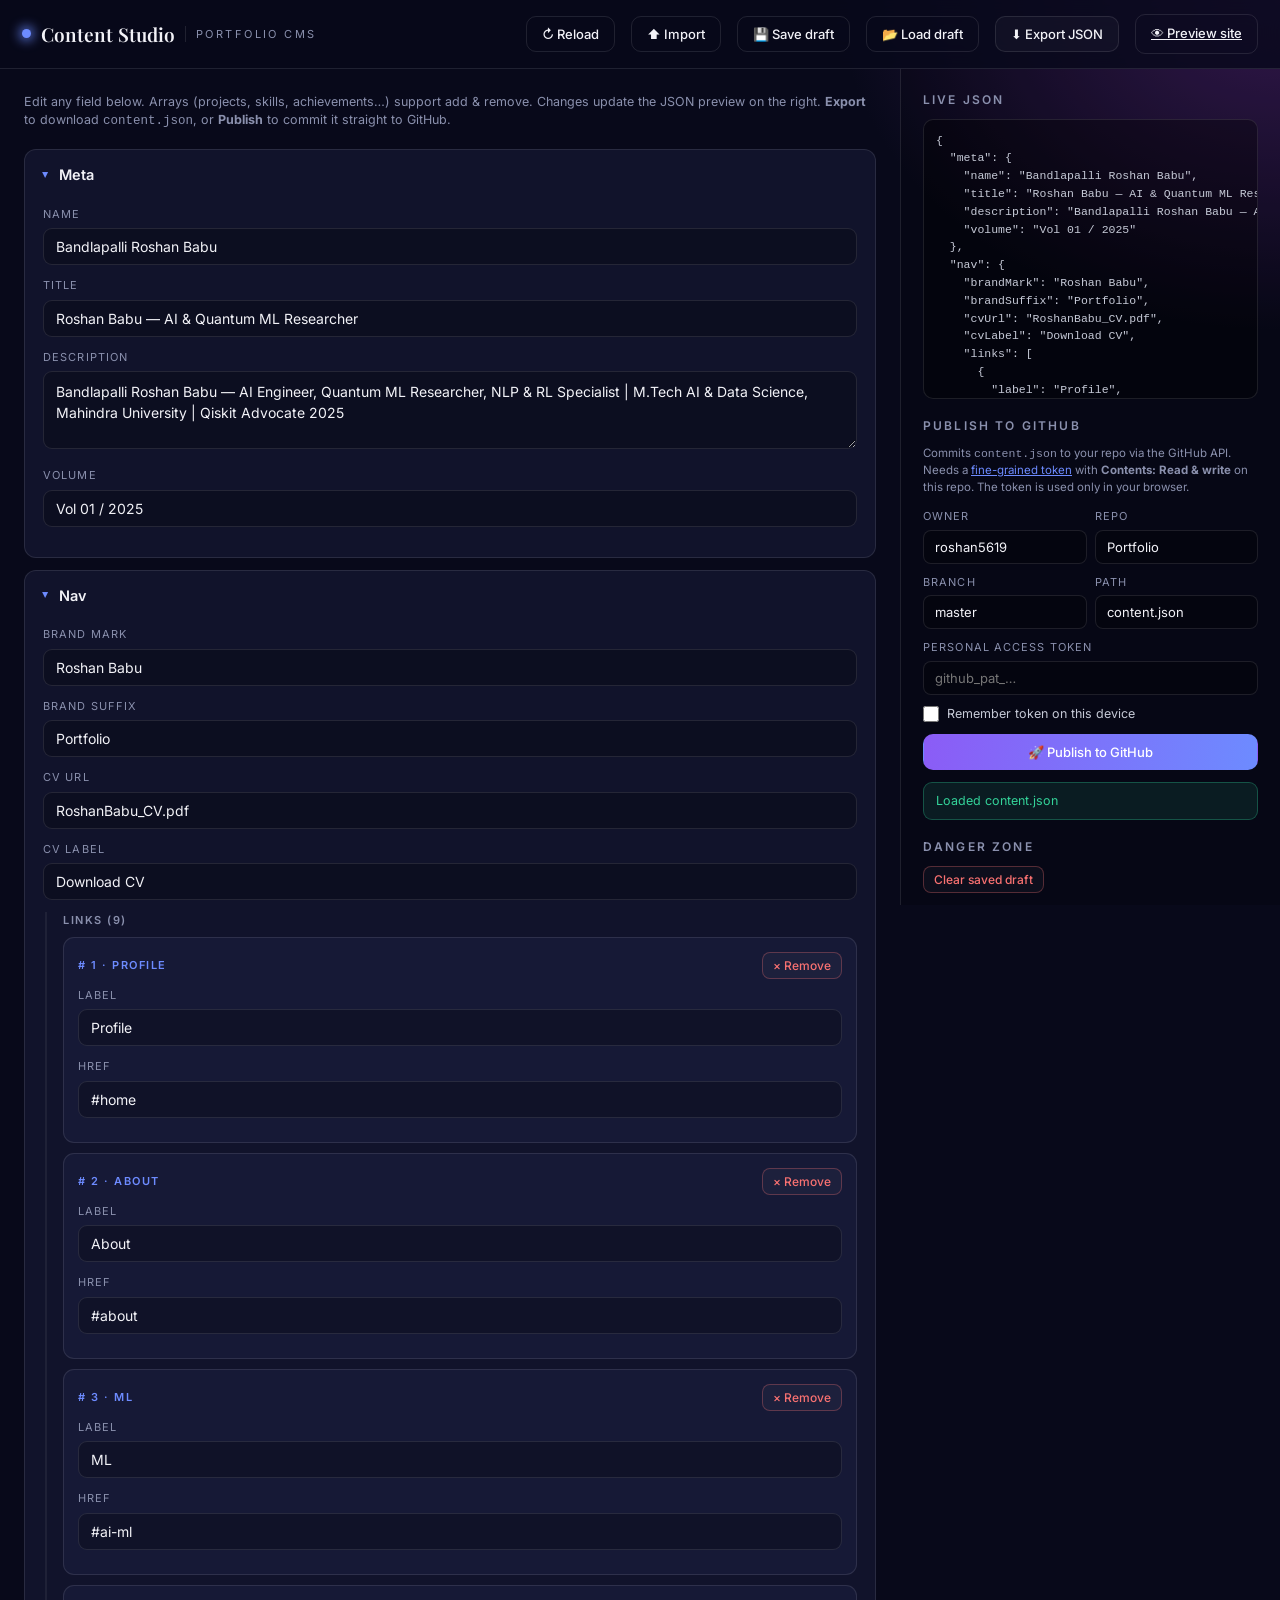
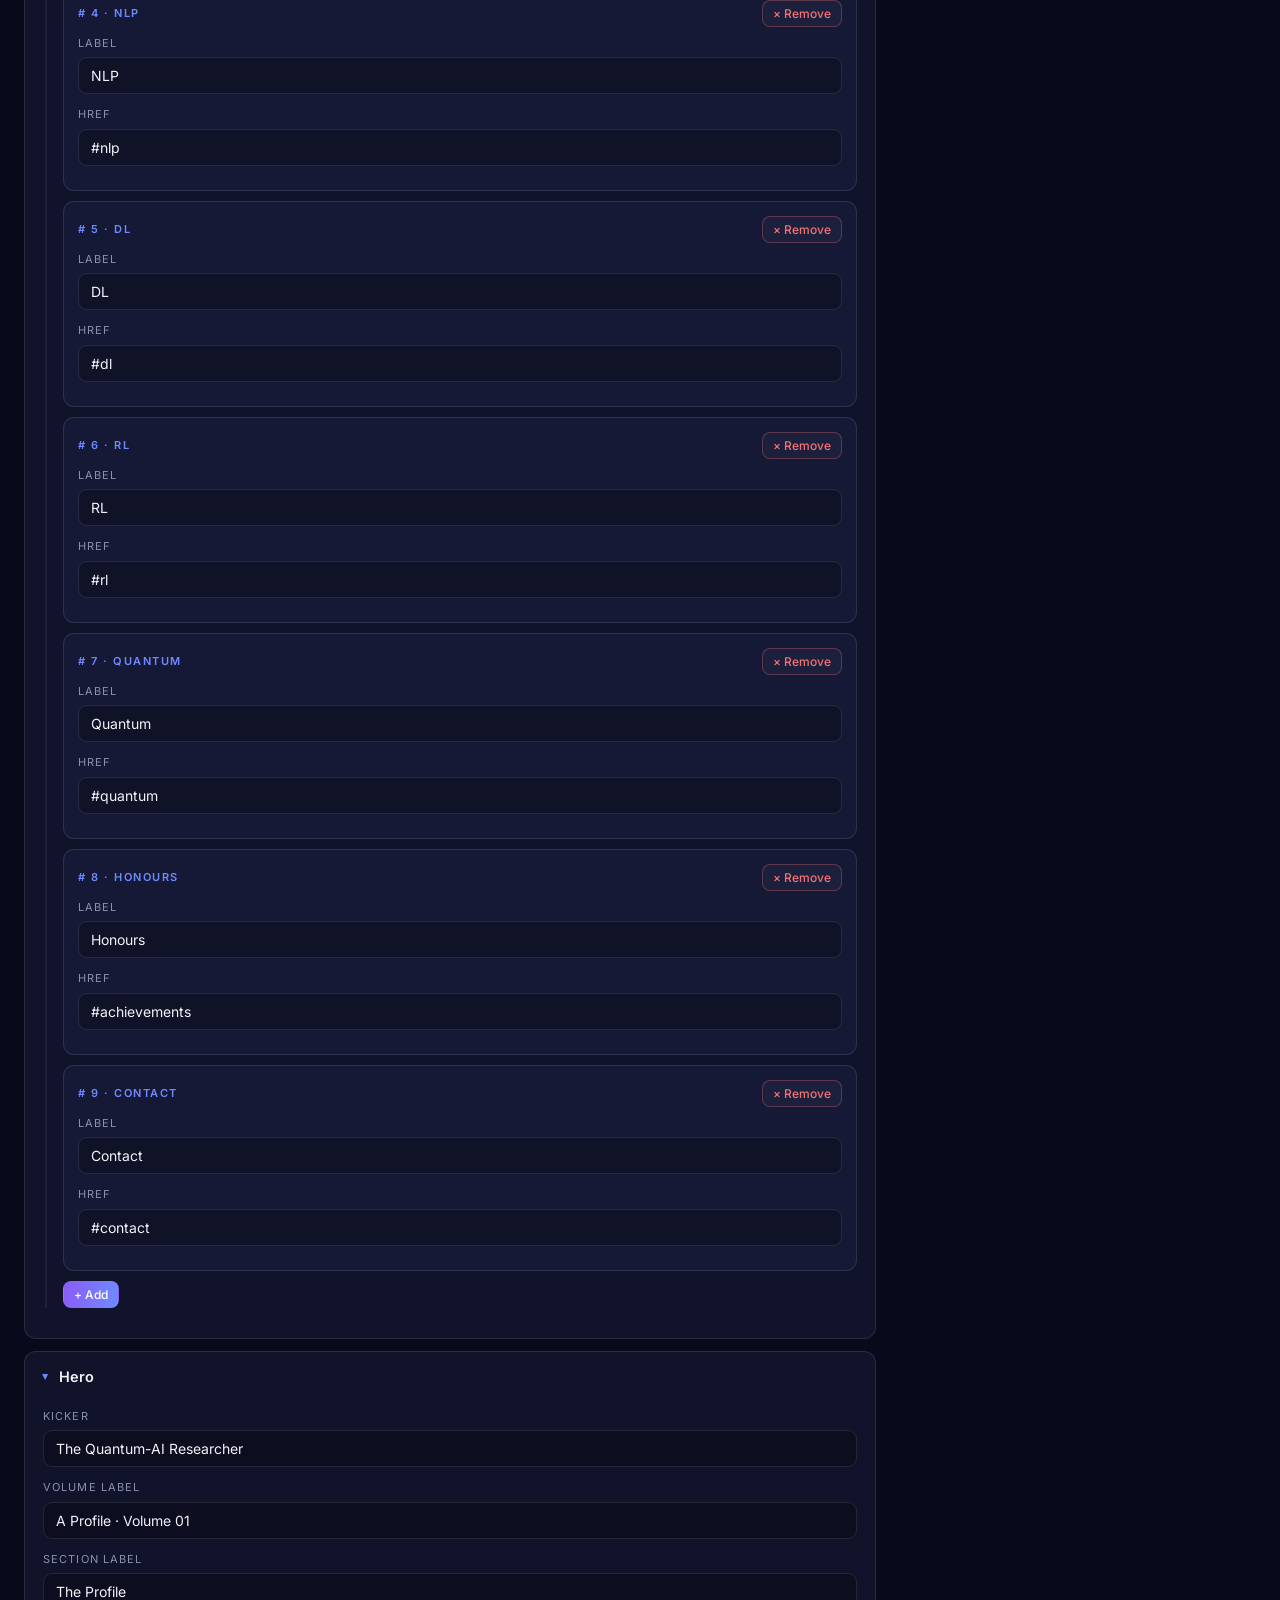
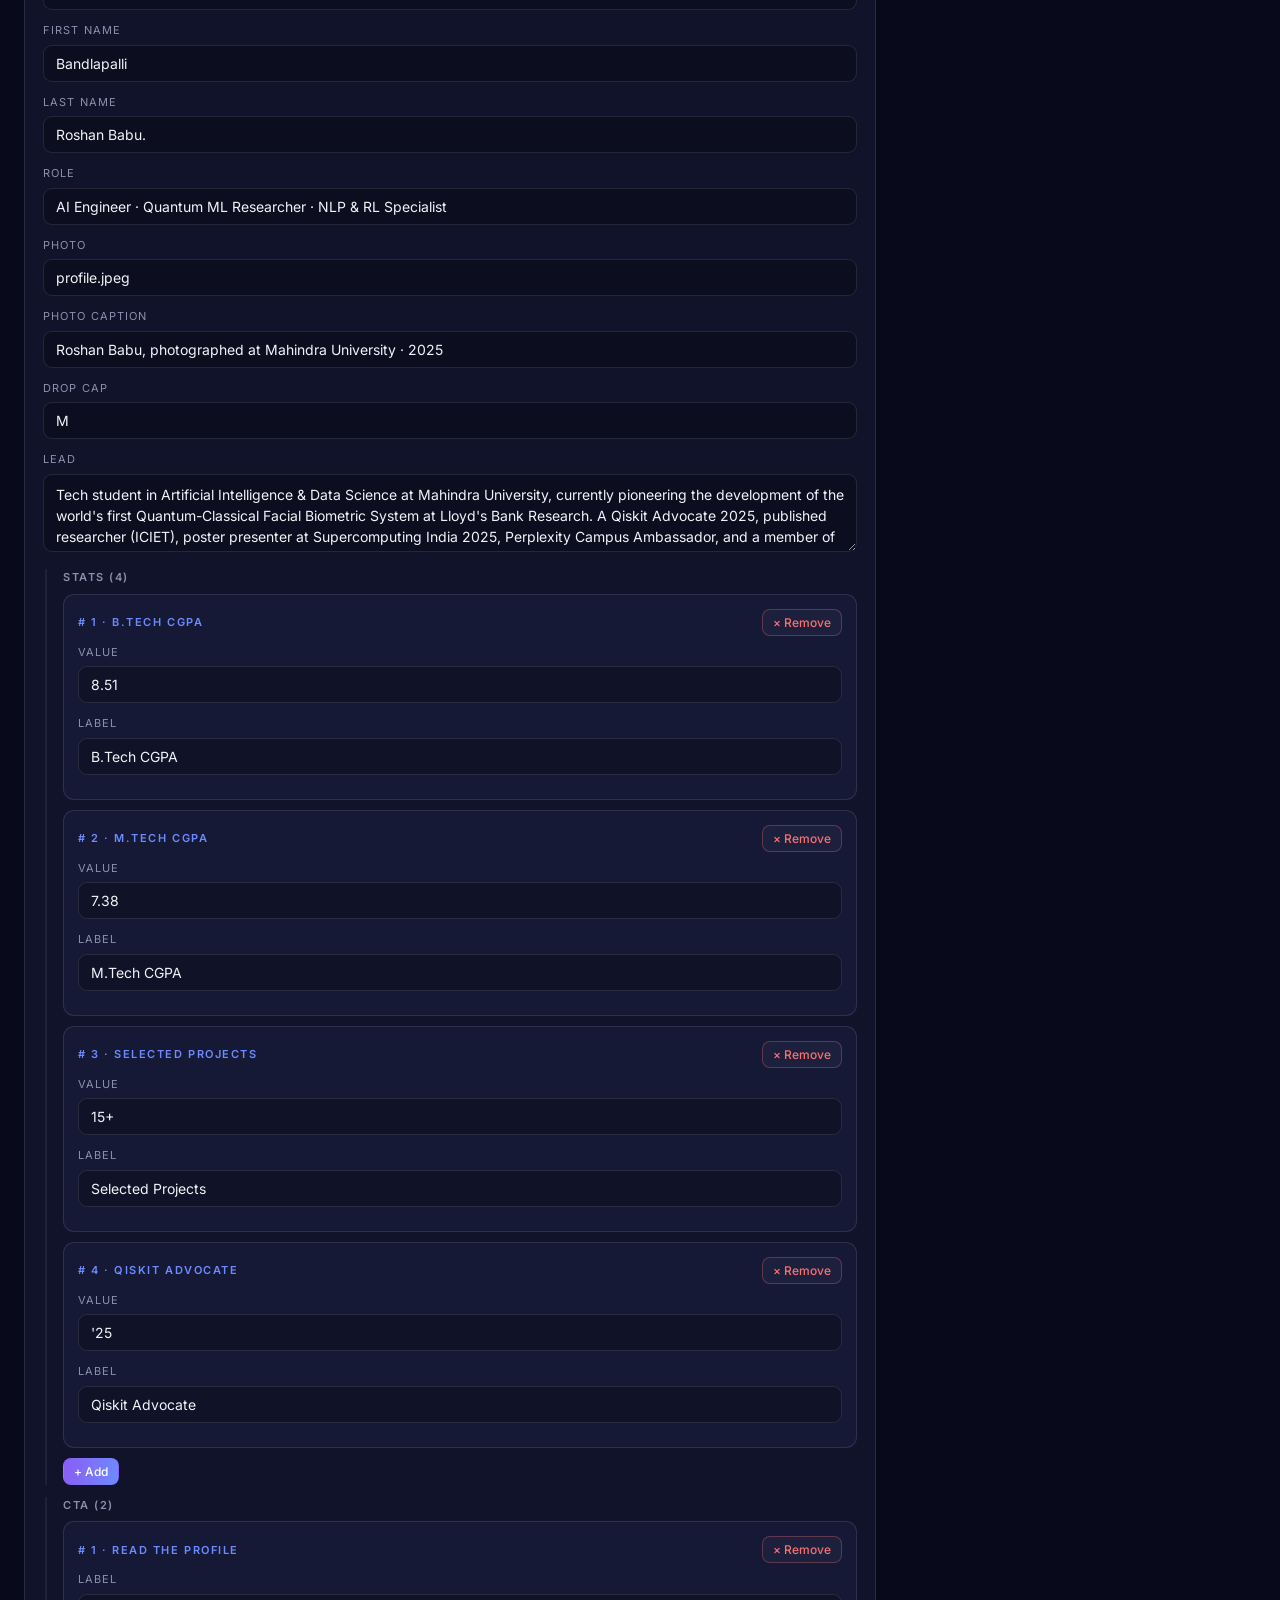
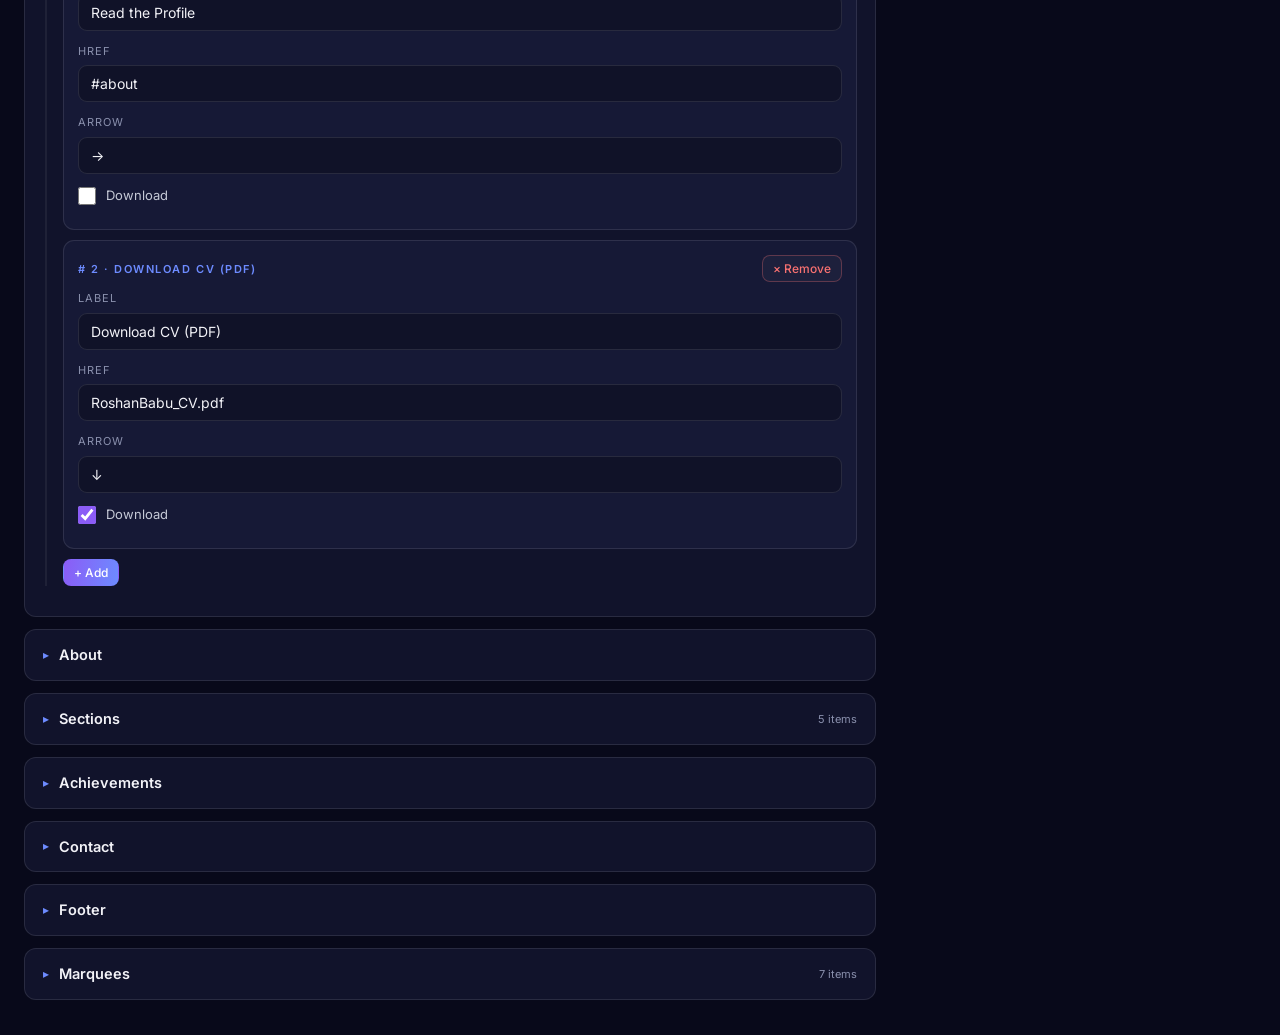
<file: admin.html>
<!DOCTYPE html>
<html lang="en">
<head>
  <meta charset="UTF-8">
  <meta name="viewport" content="width=device-width, initial-scale=1.0">
  <meta name="robots" content="noindex, nofollow">
  <title>Content Studio — Roshan Babu Portfolio</title>
  <link rel="preconnect" href="https://fonts.googleapis.com">
  <link rel="preconnect" href="https://fonts.gstatic.com" crossorigin>
  <link href="https://fonts.googleapis.com/css2?family=Playfair+Display:wght@500;600;700&family=Inter:wght@300;400;500;600&display=swap" rel="stylesheet">
  <link rel="stylesheet" href="admin.css">
</head>
<body>
  <header class="topbar">
    <div class="logo">
      <span class="dot"></span>
      <h1>Content Studio</h1>
      <span class="tag">Portfolio CMS</span>
      <span class="dirty-dot" id="dirty-dot" title="Unsaved changes"></span>
    </div>
    <button class="btn ghost" id="btn-reload" title="Reload from content.json">↻ Reload</button>
    <button class="btn ghost" id="btn-import">⬆ Import</button>
    <input type="file" id="file-input" accept="application/json,.json" hidden>
    <button class="btn ghost" id="btn-draft-save">💾 Save draft</button>
    <button class="btn ghost" id="btn-draft-load">📂 Load draft</button>
    <button class="btn" id="btn-export">⬇ Export JSON</button>
    <a class="btn ghost" id="btn-preview" href="index-new.html" target="_blank">👁 Preview site</a>
  </header>

  <div class="layout">
    <main class="form-pane">
      <p class="hint">Edit any field below. Arrays (projects, skills, achievements…) support add &amp; remove. Changes update the JSON preview on the right. <strong>Export</strong> to download <code>content.json</code>, or <strong>Publish</strong> to commit it straight to GitHub.</p>
      <div id="form"><p class="hint">Loading content…</p></div>
    </main>

    <aside class="side-pane">
      <div class="side-h">Live JSON</div>
      <pre class="json-view" id="json-view">{}</pre>

      <div class="side-h">Publish to GitHub</div>
      <p class="gh-help">Commits <code>content.json</code> to your repo via the GitHub API. Needs a <a href="https://github.com/settings/tokens?type=beta" target="_blank" rel="noopener">fine-grained token</a> with <strong>Contents: Read &amp; write</strong> on this repo. The token is used only in your browser.</p>
      <div class="gh-row">
        <div class="gh-field"><label>Owner</label><input id="gh-owner" type="text" placeholder="roshan5619"></div>
        <div class="gh-field"><label>Repo</label><input id="gh-repo" type="text" placeholder="Portfolio"></div>
      </div>
      <div class="gh-row">
        <div class="gh-field"><label>Branch</label><input id="gh-branch" type="text" placeholder="master"></div>
        <div class="gh-field"><label>Path</label><input id="gh-path" type="text" placeholder="content.json"></div>
      </div>
      <div class="gh-field"><label>Personal access token</label><input id="gh-token" type="password" placeholder="github_pat_…"></div>
      <label class="checkrow"><input type="checkbox" id="gh-remember"> Remember token on this device</label>
      <button class="btn primary" id="btn-publish" style="width:100%;justify-content:center;">🚀 Publish to GitHub</button>
      <div class="status" id="status"></div>

      <div class="side-h">Danger zone</div>
      <button class="btn danger small" id="btn-clear-draft">Clear saved draft</button>
    </aside>
  </div>

  <script type="module" src="admin.js"></script>
</body>
</html>
</file>
<file: admin.css>
/* ====================================================
   CONTENT STUDIO — CMS for Roshan Babu portfolio
   ==================================================== */
:root {
  --bg:        #08091a;
  --bg-2:      #0c0e22;
  --panel:     #11132b;
  --panel-2:   #161936;
  --line:      rgba(255,255,255,0.10);
  --line-soft: rgba(255,255,255,0.06);
  --accent:    #8b5cf6;
  --accent-2:  #6d8bff;
  --ok:        #34d399;
  --warn:      #fbbf24;
  --err:       #f87171;
  --text:      #f2f2f7;
  --text-soft: #c5c9d6;
  --muted:     #8a90ad;
  --ff: 'Inter', -apple-system, system-ui, sans-serif;
  --ff-d: 'Playfair Display', Georgia, serif;
  --mono: ui-monospace, 'SF Mono', Menlo, Consolas, monospace;
}
* { box-sizing: border-box; margin: 0; padding: 0; }
body {
  font-family: var(--ff); color: var(--text-soft); background:
    radial-gradient(900px 600px at 0% -10%, #16225c 0%, transparent 55%),
    radial-gradient(800px 600px at 100% 0%, #3d1d5c 0%, transparent 55%),
    var(--bg);
  min-height: 100vh; font-size: 14.5px; line-height: 1.5;
  -webkit-font-smoothing: antialiased;
}
a { color: var(--accent-2); }
button { font-family: inherit; cursor: pointer; }
::selection { background: var(--accent); color: #fff; }

/* Topbar */
.topbar {
  position: sticky; top: 0; z-index: 50;
  display: flex; align-items: center; gap: 16px; flex-wrap: wrap;
  padding: 14px 22px; border-bottom: 1px solid var(--line);
  background: rgba(8,9,26,0.85); backdrop-filter: blur(14px);
}
.topbar .logo { display: flex; align-items: center; gap: 10px; margin-right: auto; }
.topbar .dot { width: 9px; height: 9px; border-radius: 50%; background: var(--accent-2); box-shadow: 0 0 12px 2px var(--accent-2); }
.topbar h1 { font-family: var(--ff-d); font-size: 19px; color: var(--text); font-weight: 600; }
.topbar .tag { font-size: 11px; letter-spacing: .22em; text-transform: uppercase; color: var(--muted); border-left: 1px solid var(--line); padding-left: 10px; }

.btn {
  display: inline-flex; align-items: center; gap: 7px;
  padding: 9px 15px; border-radius: 10px; font-size: 13px; font-weight: 500;
  border: 1px solid var(--line); background: rgba(255,255,255,0.03); color: var(--text);
  transition: border-color .2s, background .2s, transform .2s, box-shadow .2s;
}
.btn:hover { border-color: var(--accent); background: rgba(139,92,246,0.12); }
.btn:active { transform: translateY(1px); }
.btn.primary { background: linear-gradient(100deg, var(--accent), var(--accent-2)); border-color: transparent; color: #fff; }
.btn.primary:hover { box-shadow: 0 12px 30px -12px rgba(139,92,246,0.6); }
.btn.ghost { background: transparent; }
.btn.small { padding: 5px 10px; font-size: 12px; border-radius: 8px; }
.btn.danger { color: var(--err); border-color: rgba(248,113,113,0.3); }
.btn.danger:hover { background: rgba(248,113,113,0.12); border-color: var(--err); }

/* Layout */
.layout { display: grid; grid-template-columns: 1fr 380px; gap: 0; align-items: start; }
.form-pane { padding: 24px; max-width: 100%; }
.side-pane {
  position: sticky; top: 64px; height: calc(100vh - 64px); overflow-y: auto;
  border-left: 1px solid var(--line); padding: 22px; background: rgba(0,0,0,0.18);
}
@media (max-width: 980px) {
  .layout { grid-template-columns: 1fr; }
  .side-pane { position: static; height: auto; border-left: none; border-top: 1px solid var(--line); }
}

.hint { font-size: 12.5px; color: var(--muted); margin-bottom: 18px; }
.banner {
  font-size: 12.5px; color: var(--warn); background: rgba(251,191,36,0.08);
  border: 1px solid rgba(251,191,36,0.25); border-radius: 10px; padding: 10px 14px; margin-bottom: 18px;
}

/* Groups (generated form) */
details.group { border: 1px solid var(--line); border-radius: 12px; margin-bottom: 12px; background: var(--panel); overflow: hidden; }
details.group > summary {
  list-style: none; cursor: pointer; padding: 14px 18px; font-weight: 600; color: var(--text);
  display: flex; align-items: center; gap: 10px; user-select: none;
}
details.group > summary::-webkit-details-marker { display: none; }
details.group > summary::before { content: "▸"; color: var(--accent-2); transition: transform .2s; font-size: 12px; }
details.group[open] > summary::before { transform: rotate(90deg); }
details.group > summary .count { margin-left: auto; font-size: 11px; color: var(--muted); font-weight: 400; }
.group-body { padding: 6px 18px 18px; }

/* nested object/array */
.node { margin: 12px 0; }
.node.nested { border-left: 2px solid var(--line-soft); padding-left: 16px; margin-left: 2px; }
.node > .node-label { font-size: 11px; letter-spacing: .14em; text-transform: uppercase; color: var(--muted); margin-bottom: 8px; display: block; font-weight: 600; }

.field { margin-bottom: 12px; }
.field label { display: block; font-size: 11px; letter-spacing: .1em; text-transform: uppercase; color: var(--muted); margin-bottom: 6px; }
.field input[type=text], .field input[type=number], .field textarea {
  width: 100%; padding: 9px 12px; border-radius: 9px; border: 1px solid var(--line);
  background: rgba(0,0,0,0.25); color: var(--text); font-family: inherit; font-size: 14px;
  transition: border-color .2s, box-shadow .2s;
}
.field textarea { min-height: 78px; resize: vertical; line-height: 1.5; }
.field input:focus, .field textarea:focus { outline: none; border-color: var(--accent); box-shadow: 0 0 0 3px rgba(139,92,246,0.16); }
.field.check { display: flex; align-items: center; gap: 10px; }
.field.check label { margin: 0; text-transform: none; letter-spacing: 0; font-size: 13px; color: var(--text-soft); }
.field.check input { width: 18px; height: 18px; accent-color: var(--accent); }

/* array items */
.array-items { display: flex; flex-direction: column; gap: 10px; }
.array-item {
  position: relative; border: 1px solid var(--line); border-radius: 11px; padding: 14px 14px 12px;
  background: var(--panel-2);
}
.array-item .item-head { display: flex; align-items: center; justify-content: space-between; margin-bottom: 8px; }
.array-item .item-idx { font-size: 11px; letter-spacing: .14em; text-transform: uppercase; color: var(--accent-2); font-weight: 600; }
.array-item.string-item { display: grid; grid-template-columns: 1fr auto; gap: 8px; align-items: center; padding: 8px; }
.array-actions { display: flex; gap: 8px; margin-top: 10px; }

/* Sidebar */
.side-h { font-size: 12px; letter-spacing: .18em; text-transform: uppercase; color: var(--muted); margin: 18px 0 10px; font-weight: 600; }
.side-h:first-child { margin-top: 0; }
.json-view {
  font-family: var(--mono); font-size: 11.5px; line-height: 1.55; color: var(--text-soft);
  background: rgba(0,0,0,0.35); border: 1px solid var(--line); border-radius: 10px;
  padding: 12px; max-height: 280px; overflow: auto; white-space: pre; tab-size: 2;
}
.json-view.invalid { border-color: var(--err); }

.gh-field { margin-bottom: 10px; }
.gh-field label { display: block; font-size: 11px; letter-spacing: .1em; text-transform: uppercase; color: var(--muted); margin-bottom: 5px; }
.gh-field input { width: 100%; padding: 8px 11px; border-radius: 8px; border: 1px solid var(--line); background: rgba(0,0,0,0.25); color: var(--text); font-size: 13px; font-family: inherit; }
.gh-field input:focus { outline: none; border-color: var(--accent); }
.gh-row { display: grid; grid-template-columns: 1fr 1fr; gap: 8px; }
.checkrow { display: flex; align-items: center; gap: 8px; margin: 10px 0; font-size: 12.5px; color: var(--text-soft); }
.checkrow input { width: 16px; height: 16px; accent-color: var(--accent); }

.status { font-size: 12.5px; padding: 9px 12px; border-radius: 9px; margin-top: 12px; display: none; }
.status.show { display: block; }
.status.ok { background: rgba(52,211,153,0.1); border: 1px solid rgba(52,211,153,0.3); color: var(--ok); }
.status.err { background: rgba(248,113,113,0.1); border: 1px solid rgba(248,113,113,0.3); color: var(--err); }
.status.info { background: rgba(109,139,255,0.1); border: 1px solid rgba(109,139,255,0.3); color: var(--accent-2); }

.dirty-dot { width: 8px; height: 8px; border-radius: 50%; background: var(--warn); display: none; }
.dirty-dot.show { display: inline-block; }

small.note { display: block; font-size: 11.5px; color: var(--muted); margin-top: 6px; }
.gh-help { font-size: 11.5px; color: var(--muted); margin: 8px 0 12px; line-height: 1.5; }
</file>
